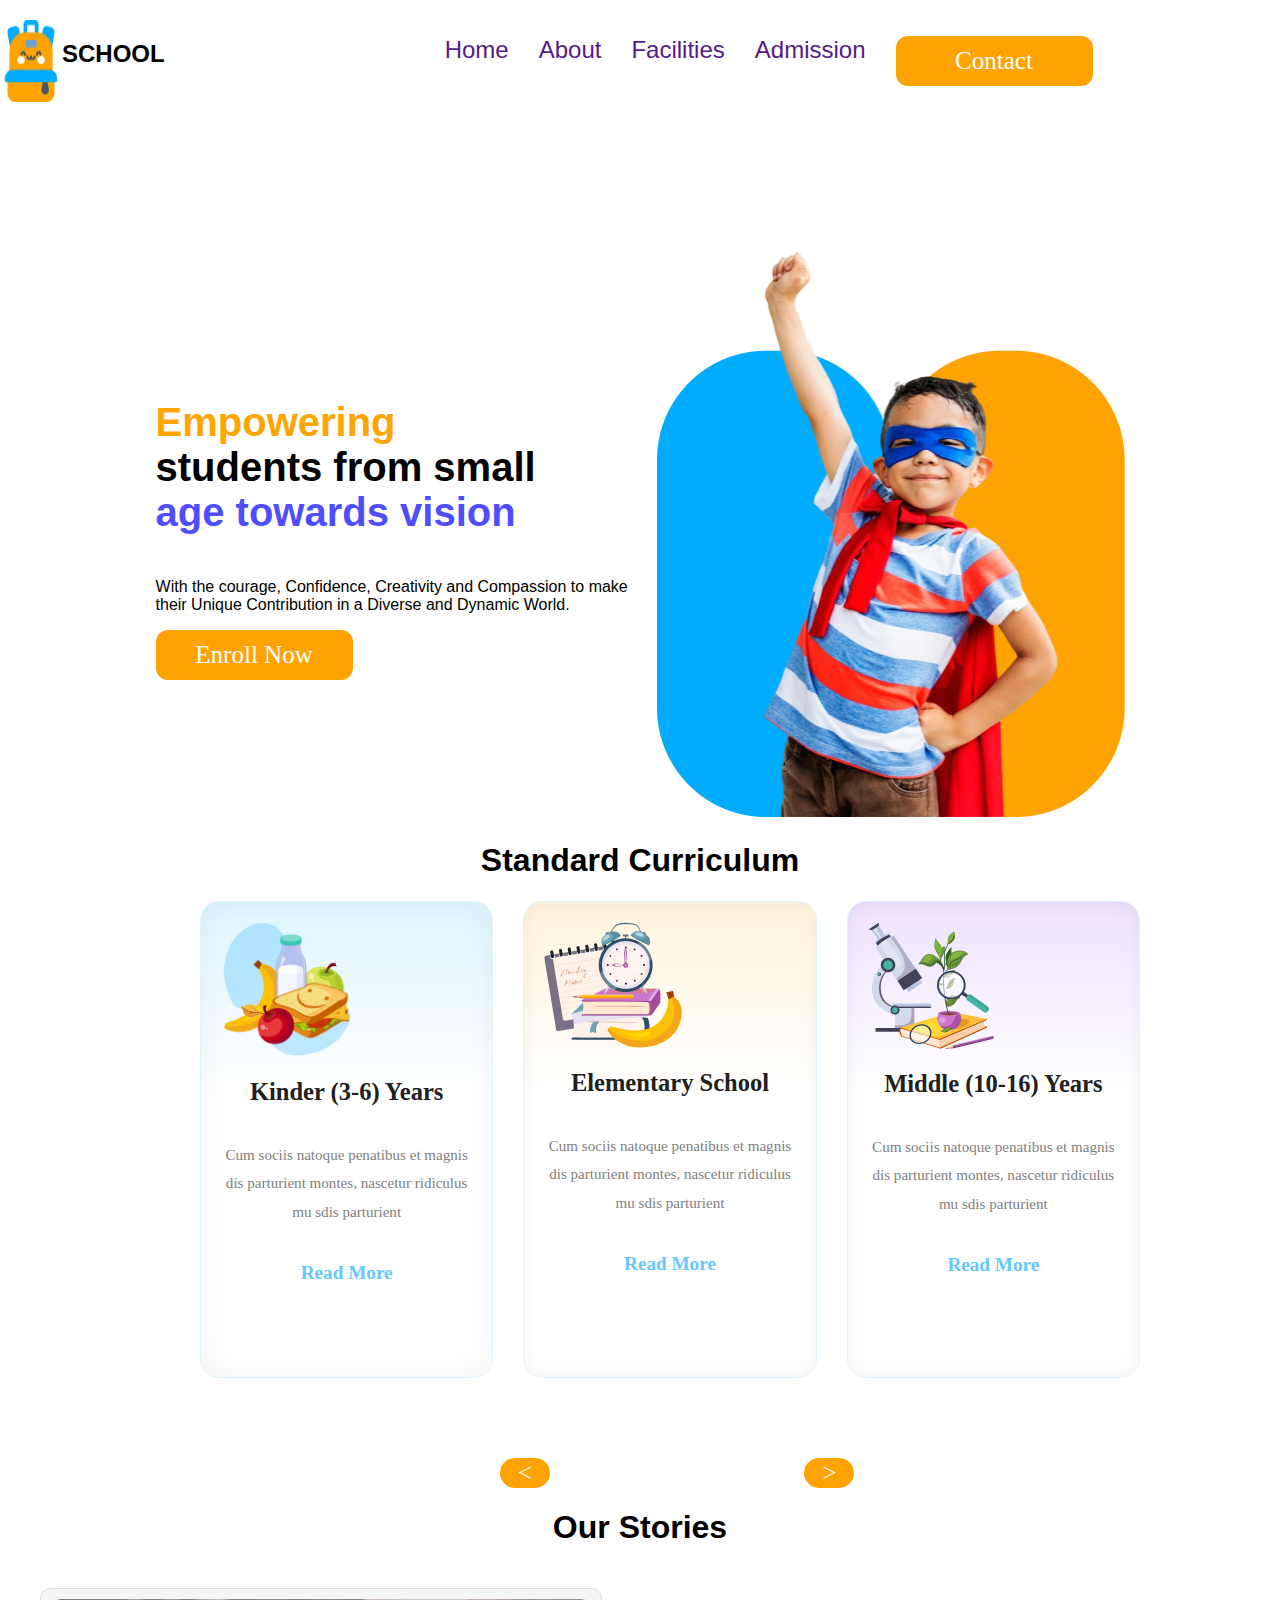
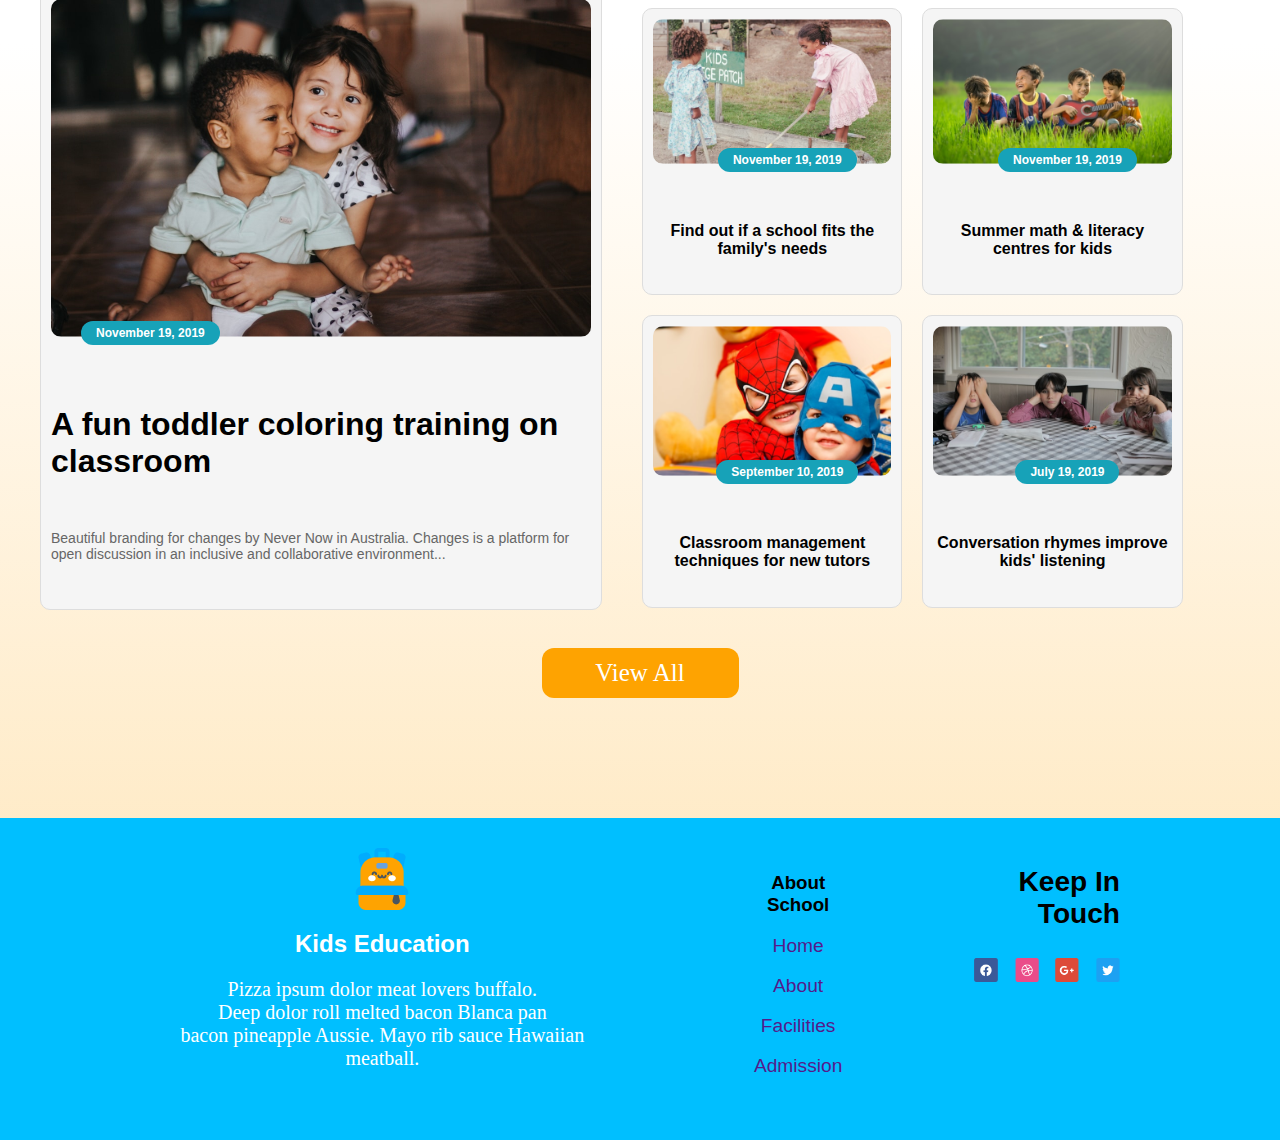
<file: index.html>
<!DOCTYPE html>
<html lang="en">

<head>
    <meta charset="UTF-8">
    <meta name="viewport" content="width=device-width, initial-scale=1.0">
    <title>Assignment 2</title>
    <link rel="stylesheet" href="style.css">
</head>

<body class="body">
    <header class="header">
        <section class="section1">

            <nav class="nav display-flex">
                <div class="display-flex">
                    <img src="image/logo.png" alt="">
                    <h2>SCHOOL</h2>

                    <nav class="navbar">

                        <div class="menu-icon" onclick="toggleMenu()">
                            <div></div>
                            <div></div>
                            <div></div>
                        </div>
                        <ul class="dropdown-menu" id="dropdownMenu">
                            <li>Home</li>
                            <li>About</li>
                            <li>Services</li>
                            <li>Contact</li>
                        </ul>
                    </nav>
                    <ul class="nav-link display-flex">
                        <li class="nav-item"><a href="">Home</a></li>
                        <li class="nav-item"><a href="">About</a></li>
                        <li class="nav-item"><a href="">Facilities</a></li>
                        <li class="nav-item"><a href="">Admission</a></li>
                        <li class="nav-item"><a href=""><button class="button">Contact</button></a></li>

                    </ul>
            </nav>

        </section>

    </header>

    <main>

        <div class="hero">
            <div class="hero-paragraph">
                <h1><span id="span1">Empowering</span> <br>
                    <span>students from small</span> <br>
                    <span id="span2">age towards vision</span>
                </h1>
                <p>With the courage, Confidence, Creativity and Compassion to make <br>
                    their Unique Contribution in a Diverse and Dynamic World.</p>

                <a href=""><button>Enroll Now</button></a>
            </div>


            <div class="hero-image">
                <img src="image/hero-kids.png" alt="" height="575px" width="468.61px">
            </div>

        </div>
    </main>




    <h1 class="hero2-title">Standard Curriculum</h1>
    <div class="hero2">
        <div class="Curriculum1">
            <img src="image/kinder.png" alt="" height="135px" width="132px">
            <h1>Kinder (3-6) Years</h1>
            <p>Cum sociis natoque penatibus et magnis
                dis parturient montes, nascetur ridiculus
                mu sdis parturient</p>
            <a href="">Read More </a>
        </div>
        <div class="Curriculum2">
            <img src="image/elementary.png" alt="">

            <h1>Elementary School</h1>
            <p>Cum sociis natoque penatibus et magnis
                dis parturient montes, nascetur ridiculus
                mu sdis parturient</p>
            <a href="">Read More </a>
        </div>
        <div class="Curriculum3">
            <img src="image/middle.png" alt="">
            <h1>Middle (10-16) Years</h1>
            <p>Cum sociis natoque penatibus et magnis
                dis parturient montes, nascetur ridiculus
                mu sdis parturient</p>
            <a href=""> Read More </a>
        </div>

    </div>


    <div class="arrow">
        <button class="arrow"> <</button>
                <button class="arrow">></button>
    </div>

    <div class="hero3-title">
        <h1>Our Stories</h1>

    </div>


    <div class="container">

        <div class="left-column">
            <img src="image/story-1.png" alt="Card 3">
            <div class="date-pill">November 19, 2019</div>
            <h1>A fun toddler coloring training on classroom</h1>
            <p>Beautiful branding for changes by Never Now in Australia. Changes is a platform for open discussion in an
                inclusive and collaborative environment...</p>
        </div>

         
        <div class="right-column">
            <div class="card">
                <img src="image/story-2.png" alt="Card 3">
                <div class="date-pill">November 19, 2019</div>
                <h3>Find out if a school fits the family's needs</h3>
            </div>
            <div class="card">
                <img src="image/story-3.png" alt="Card 3">
                <div class="date-pill">November 19, 2019</div>
                <h3>Summer math & literacy centres for kids</h3>
            </div>
            <div class="card">
                <img src="image/story-4.png" alt="Card 3">
                <div class="date-pill">September 10, 2019</div>
                <h3>Classroom management techniques for new tutors</h3>
            </div>
            <div class="card">
                <img src="image/story-5.png" alt="Card 3">
                <div class="date-pill">July 19, 2019</div>
                <h3>Conversation rhymes improve kids' listening</h3>
            </div>
        </div>

    </div>
    <div id="last-btn"> <button id="btn">View All</button></div>

    <footer>
        <div class="foot-container">
            <nav>
                <img src="image/logo.png" alt="">
                <h1> Kids Education</h1>
                <p>
                    Pizza ipsum dolor meat lovers buffalo. <br>
                    Deep dolor roll melted bacon Blanca pan <br>
                    bacon pineapple Aussie. Mayo rib sauce Hawaiian meatball.
                </p>

            </nav>


            <ul>
                <h3>About School</h3>
                <li><a href="">Home</a></li><br>
                <li><a href="">About</a></li><br>
                <li><a href="">Facilities</a></li><br>
                <li><a href="">Admission</a></li>
            </ul>
            <div class="social-icons">
                <h3>Keep In Touch</h3>
                <a href=""><img src="image/fb.png" alt="Facebook"></a>
                <a href=""><img src="image/dribble.png" alt="Dibble"></a>
                <a href=""><img src="image/google+.png" alt="Twitter"></a>
                <a href=""><img src="image/twitter.png" alt="Google Plus"></a>
            </div>
        </div>

    </footer>
</body>

</html>
</file>
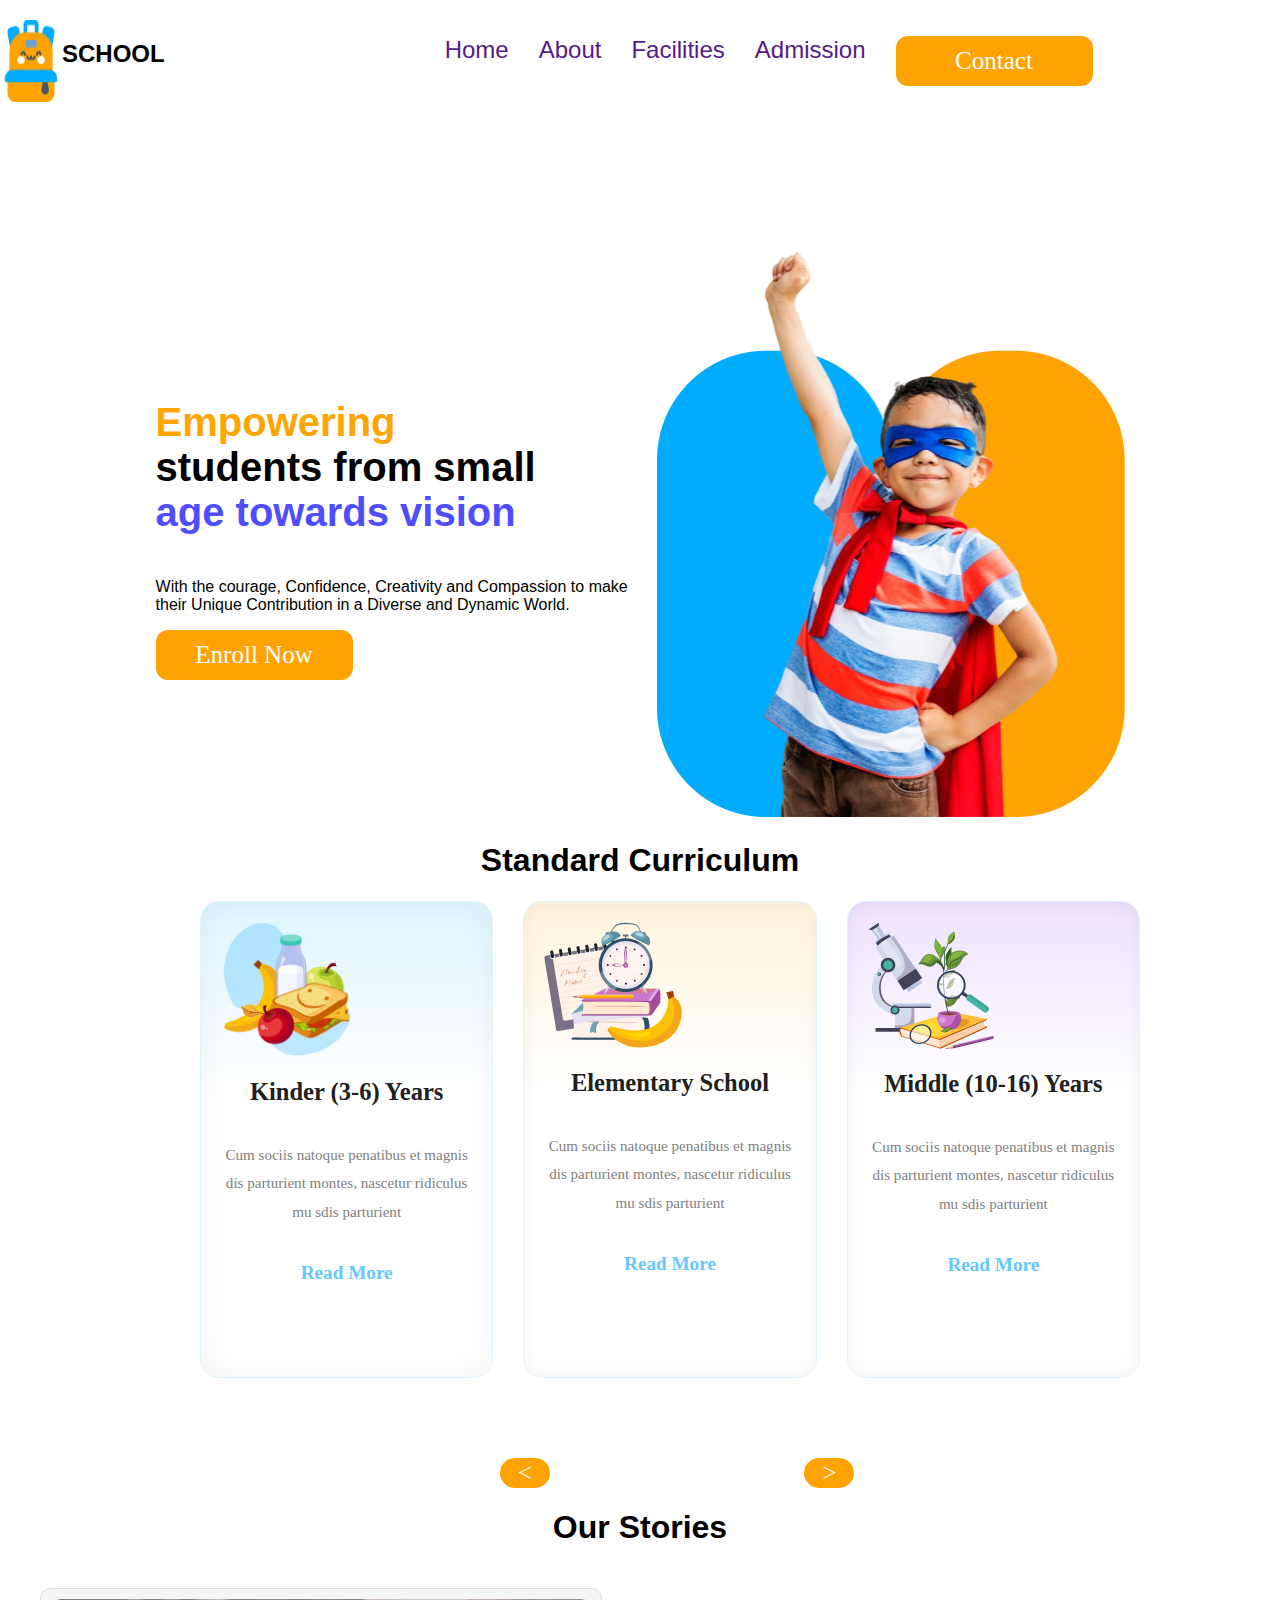
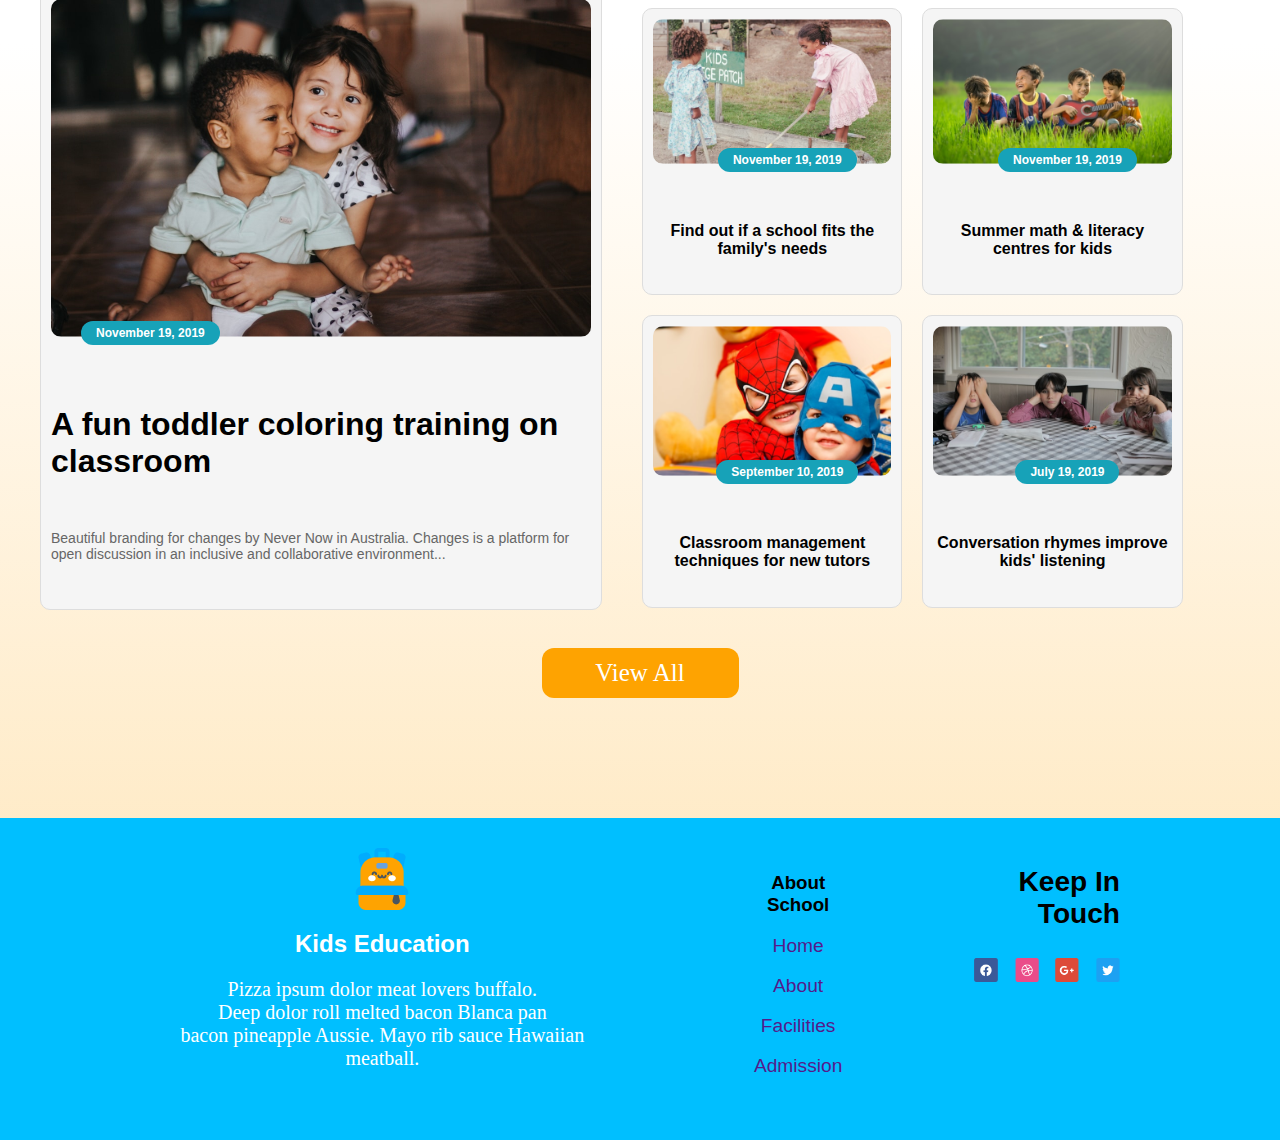
<file: test.html>
<!DOCTYPE html>
<html lang="en">

<head>
    <meta charset="UTF-8">
    <meta name="viewport" content="width=device-width, initial-scale=1.0">
    <title>Assignment 2</title>
 <style>
     .body{
    background-image: url("image/bg.png");
    background: url(image),linear-gradient(0.00deg, rgba(254, 163, 1, 0.3),rgba(255, 255, 255, 0.3) 40%);
 }
 .nav{
    display: flex;
    justify-content: space-between; 
    align-items: center;
    gap: 10;
    padding: 20px 0px 20px 0px;

 }
 .nav a{
    text-decoration: none;
 }
 
 .display-flex {
    display: flex;
} 
  .nav-item{
    list-style: none;
    margin-right: 30px;
    font-size: x-large;
   
} 
.nav_link{
    justify-content: space-around;
 
} 
 
.navbar {
      display: flex;
      justify-content: space-between;
      align-items: center;
      padding: 10px 20px;
      margin-left: 200px;
      color: rgb(255, 255, 255);
      
    }

    .nav-title {
      font-size: 20px;
    }

    .menu-icon {
      display: none; /* Hidden by default */
      flex-direction: column;
      justify-content: space-between;
      width: 30px;
      height: 20px;
      cursor: pointer;
    }

    .menu-icon div {
      width: 100%;
      height: 4px;
      background-color: rgb(0, 0, 0);
      border-radius: 2px;
    }
 
 
.dropdown-menu {
      display: none; 
      position: absolute;
      top: 60px;
      right: 20px;
      background-color: #333;
      list-style: none;
      padding: 10px 0;
      margin: 0;
      border-radius: 5px;
      box-shadow: 0px 4px 6px rgba(0, 0, 0, 0.2);
    }

    .dropdown-menu li {
      padding: 10px 20px;
      cursor: pointer;
    }

    .dropdown-menu li:hover {
      background-color: #444;
    }



button{
    border-radius: 12px;
    background: rgb(254, 163, 1);
    width: 197px;
    height: 50px;
    color: rgb(255, 255, 255);
    font-family: Quicksand;
    font-size: 25px;
    font-weight: 300;
    text-align: center;
    border: none;
  
}

 
 

.hero{
   
    display: flex;
    justify-content: space-around;
    margin-left: 141px;
    margin-top: 120px;
    margin-right: 140px;
}
.hero-paragraph{
display: flex;
flex-direction: column;
justify-content: center;
margin-top: 122px;
margin-bottom: 132px;
margin-left: ;
}
#span1{
 color: orange;
}
#span2{
    color: rgb(78, 78, 255);
}
.hero-paragraph h1{
    font-size: 40px;
}




#Standard{
     justify-content: center;
     align-items: center;
}



.hero2-title {
    display: flex;
    justify-content: center;
}
.hero2{
    display: flex;
    gap: 30px;
    margin-left: 200px;
    margin-right: 140px;
 
}
 
.hero2 .Curriculum1{
    border: 1px solid gray;
    box-sizing: border-box;
    padding: 20px;
    width: 400px;
    height: 476.78px;
    border: 0.94px solid rgb(222, 245, 255);
    border-radius: 18.86px;
    box-shadow: inset 0px 0px 28.3px 0.94px rgba(0, 0, 0, 0.05);
    background: linear-gradient(180.00deg, rgb(222, 245, 255),rgba(255, 255, 255, 0) 40%),rgb(255, 255, 255);
}

.hero2 .Curriculum2{
    border: 1px solid gray;
    box-sizing: border-box;
    padding: 20px;
    width: 400px;
    height: 476.78px;
    border: 0.94px solid rgb(222, 245, 255);
    border-radius: 18.86px;
    box-shadow: inset 0px 0px 19.16px 0.64px rgba(0, 0, 0, 0.05);
background: linear-gradient(180.00deg, rgb(255, 244, 220),rgba(255, 255, 255, 0) 40%),rgb(255, 255, 255);
}
.hero2 .Curriculum3{
    border: 1px solid gray;
    box-sizing: border-box;
    padding: 20px;
    width: 400px;
    height: 476.78px;
    border: 0.94px solid rgb(222, 245, 255);
    border-radius: 18.86px;
    box-shadow: inset 0px 0px 19.16px 0.64px rgba(0, 0, 0, 0.05);
    background: linear-gradient(180.00deg, rgb(238, 225, 255),rgba(255, 255, 255, 0) 40%),rgb(255, 255, 255);
}

 
 
.hero2 a{
    display: flex;
    justify-content: center;
    color: rgb(100, 200, 255);
    font-family: Quicksand;
    font-size: 15.09px;
    font-weight: 700;
    line-height: 28.3px;
    letter-spacing: 0%;
    text-align: center;
    font-size: larger;
    text-decoration: none;
}
.hero2 h1{
    color: rgb(32, 32, 32);
    font-family: Quicksand;
    font-size: 24.52px;
    font-weight: 700;
    line-height: 30.65px;
    letter-spacing: 0%;
    text-align: center;
}
.hero2 p{
    display: flex;
    justify-content: center;
    margin-top: 33px;
    margin-bottom: 33px;
    color: rgb(128, 128, 128);
    font-family: Raleway;
    font-size: 15.09px;
    font-weight: 500;
    line-height: 28.3px;
    text-align: center;
}

.arrow{
    margin-top: 80px;
   border-radius: 30px;  
   height: 30px;
    width: 50px;   
     display: inline;
    text-align: center;
   margin-left: 250px;
   
}
    
.hero3-title{
    display: flex;
    justify-content: center;
   }


   body {
    font-family: Arial, sans-serif;
    margin: 0;
    padding: 0;
    background-image: url("image/bg.png");
}

.container {
    max-width: 1200px;
    margin: 0 auto;  
    padding: 20px;
    display: grid;
    grid-template-columns: repeat(2 1fr);  
    display: flex;
    gap: 20px;

}

.left-column, .right-column {
    border-radius: 10px;  
    padding: 20px;
    width: 540.27px;
    height: 600px;
    
}

.left-column img, .right-column img {
    width: 100%;
    height: auto;
    border-radius: 10px;
    margin-bottom: 10px;      
}

.date-pill {
    display: inline-block;
    background-color: #17a2b8;  
    color: white;
    padding: 5px 15px;  
    border-radius: 20px;  
    font-size: 12px;
    font-weight: bold;
    margin-bottom: 10px;
    margin-left: 30px;
    position: relative;
    top: -30px;
}
 
.left-column h2 {
    font-size: 20px;
    margin-top: 60px;
}

.left-column p {
    font-size: 14px;
    color: #666;
    margin-top: 50px;
}

.right-column {
    display: grid;
    grid-template-columns: repeat(2, 1fr);  
    gap: 20px;

}

.left-column {

    border-radius: 10px;
    gap: 20px;
    overflow: hidden;
    padding: 10px;  
    padding: 10px;
    
    border: 1px solid #ddd;  
    border-radius: 10px;
    background-color: whitesmoke;
}

.right-column .card {
   
     border-radius: 10px;
    gap: 20px;
    overflow: hidden;
    padding: 10px;  
    padding: 10px;
    text-align: center;
    border: 1px solid #ddd;  
    border-radius: 10px;
    background-color: whitesmoke;

}

.right-column .card img {
    width: 100%;
    height: auto;
    border-radius: 10px;
    margin-bottom: 10px;
}

.right-column .card h3 {
    font-size: 16px;
    margin-top: 10px;
    text-align: center;
}
 
#last-btn, #btn{
  
    text-align: center;  
    margin-bottom: 60px;
}
 
.foot-container {
    max-width: 960px;
    margin: 0 auto;
    padding: 20px;
    display: flex;
   
    justify-content:  space-around;
    gap: 100px;
    
}
.foot-container a{
    text-decoration: none;
    font-size: larger;
}

 footer{
    background-color: #00BFFF;  
    text-align: center;
}

 footer h1{
    color: #ffffff;  
    font-size: 24px;
    font-weight: 700;
}

 footer p{
    font-size: 20px;
    font-weight: 400;
    color: rgb(255, 255, 255);
    font-family: Quicksand;
}


footer nav {
    background-color: #00BFFF;  
    padding: 10px;
    margin-bottom: 20px;
}

footer nav ul {
    list-style: none;
    margin: 0;
    padding: 0;
    
}

footer nav ul li {
    display: inline-block;
    margin-right: 20px;
 
    
}
footer li{
    text-decoration: none;
    list-style: none;
   
  
}
footer nav a {
    color: #ffffff;  
    text-decoration: none;
   
}

.social-icons {
    text-align: right;
    font-size: x-large;
}

.social-icons a {
    display: inline-block;
    margin-left: 10px;
    font-size: x-large;
}

.social-icons img {
    width: 24px;
    height: 24px;
}

 


 
@media (max-width: 600px) {


    .arrow{
        display: none;
  
   
}
    


    
    .menu-icon {
        display: flex;  
      }
     
      .nav-links {
      display: flex;
      gap: 20px;
    }
    .nav-links {
        display: none;  
      }
 
.nav-link a{
    display: none;
}
.navbar {
    color: aliceblue;
}
  .hero {
        flex-direction: column;
        margin: 20px;
        align-items: center;
    }

    .hero-paragraph {
        margin: 0;
        text-align: center;
    }

    .hero-image img {
        width: 100%;
        height: auto;
    }

    .hero2 {
        flex-direction: column;
        margin: 20px;
    }

    .hero2 div {
        width: 100%;
        margin-bottom: 20px;
    }

    .container {
        flex-direction: column;
        gap: 20px;
    }

    .left-column,
    .right-column {
        width: 100%;
        height: 100%;
    }
    .left-column {
        grid-template-columns: 1fr;  
    }
    .foot-container {
        flex-direction: column;
        align-items: center;
        gap: 20px;
    }

    footer {
        text-align: center;
    }

 
    }

 
 
 </style>
</head>

<body class="body">
    <header class="header">
        <section class="section1">
 
            <nav class="nav display-flex">
                <div class="display-flex">
                    <img src="image/logo.png" alt="">
                    <h2>SCHOOL</h2>

                     <!-- Navigation bar -->
  <nav class="navbar">
     
    <div class="menu-icon" onclick="toggleMenu()">
      <div></div>
      <div></div>
      <div></div>
    </div>
    <!-- Dropdown menu -->
    <ul class="dropdown-menu" id="dropdownMenu">
      <li>Home</li>
      <li>About</li>
      <li>Services</li>
      <li>Contact</li>
    </ul>
  </nav>

  
 
                <ul class="nav-link display-flex">
                       <li class="nav-item"><a href="">Home</a></li>
                     <li class="nav-item"><a href="">About</a></li>
                     <li class="nav-item"><a href="">Facilities</a></li>
                     <li class="nav-item"><a href="">Admission</a></li>
                     <li class="nav-item"><a href=""><button class="button">Contact</button></a></li>  
                    
                </ul>  
            </nav>

        </section>

    </header>

    <main>

        <div class="hero">
            <div class="hero-paragraph">
                <h1><span id="span1">Empowering</span> <br>
                    <span>students from small</span> <br>
                    <span id="span2">age towards vision</span>
                </h1>
                <p>With the courage, Confidence, Creativity and Compassion to make <br>
                    their Unique Contribution in a Diverse and Dynamic World.</p>

                <a href=""><button>Enroll Now</button></a>
            </div>


            <div class="hero-image">
                <img src="image/hero-kids.png" alt="" height="575px" width="468.61px">
            </div>

        </div>
    </main>




    <h1 class="hero2-title">Standard Curriculum</h1>
    <div class="hero2">
        <div class="Curriculum1">
            <img src="image/kinder.png" alt="" height="135px" width="132px">
            <h1>Kinder (3-6) Years</h1>
            <p>Cum sociis natoque penatibus et magnis
                dis parturient montes, nascetur ridiculus
                mu sdis parturient</p>
            <a href="">Read More </a>
        </div>
        <div class="Curriculum2">
            <img src="image/elementary.png" alt="">

            <h1>Elementary School</h1>
            <p>Cum sociis natoque penatibus et magnis
                dis parturient montes, nascetur ridiculus
                mu sdis parturient</p>
            <a href="">Read More </a>
        </div>
        <div class="Curriculum3">
            <img src="image/middle.png" alt="">
            <h1>Middle (10-16) Years</h1>
            <p>Cum sociis natoque penatibus et magnis
                dis parturient montes, nascetur ridiculus
                mu sdis parturient</p>
            <a href=""> Read More </a>
        </div>

    </div>


    <div class="arrow">
        <button class="arrow"><</button>
        <button class="arrow">></button>
    </div>

    <div class="hero3-title">
        <h1>Our Stories</h1>

    </div>


    <div class="container">
        
        <div class="left-column">
            <img src="image/story-1.png" alt="Card 3">
            <div class="date-pill">November 19, 2019</div>
            <h1>A fun toddler coloring training on classroom</h1>
            <p>Beautiful branding for changes by Never Now in Australia. Changes is a platform for open discussion in an inclusive and collaborative environment...</p>
        </div>

        <!-- Right Column (4-Grid) -->
        <div class="right-column">
            <div class="card">
                <img src="image/story-2.png" alt="Card 3">
                <div class="date-pill">November 19, 2019</div>
                <h3>Find out if a school fits the family's needs</h3>
            </div>
            <div class="card">
                <img src="image/story-3.png" alt="Card 3">
                <div class="date-pill">November 19, 2019</div>
                <h3>Summer math & literacy centres for kids</h3>
            </div>
            <div class="card">
                <img src="image/story-4.png" alt="Card 3">
                <div class="date-pill">September 10, 2019</div>
                <h3>Classroom management techniques for new tutors</h3>
            </div>
            <div class="card">
                <img src="image/story-5.png" alt="Card 3">
                <div class="date-pill">July 19, 2019</div>
                <h3>Conversation rhymes improve kids' listening</h3>
            </div>
        </div>

    </div>
 <div id="last-btn"> <button id="btn">View All</button></div>
  
    <footer>
        <div class="foot-container">
            <nav>
                <img src="image/logo.png" alt="">
                <h1> Kids Education</h1>
                <p>
                    Pizza ipsum dolor meat lovers buffalo. <br>
                    Deep dolor roll melted bacon Blanca pan <br>
                     bacon pineapple Aussie. Mayo rib sauce Hawaiian meatball.
                </p>
        
            </nav>
     
            
            <ul>
                <h3>About School</h3>
                <li><a href="">Home</a></li><br>
                <li><a href="">About</a></li><br>
                <li><a href="">Facilities</a></li><br>
                <li><a href="">Admission</a></li>
            </ul>
            <div class="social-icons">
                <h3>Keep In Touch</h3>
                <a href=""><img src="image/fb.png" alt="Facebook"></a> 
                <a href=""><img src="image/dribble.png" alt="Dibble"></a> 
                <a href=""><img src="image/google+.png" alt="Twitter"></a> 
                <a href=""><img src="image/twitter.png" alt="Google Plus"></a>
            </div>
        </div>
    
    </footer>





</body>

</html>
</file>
<file: style.css>
.body{
    background-image: url("image/bg.png");
    background: url(image),linear-gradient(0.00deg, rgba(254, 163, 1, 0.3),rgba(255, 255, 255, 0.3) 40%);
 }
 .nav{
    display: flex;
    justify-content: space-between; 
    align-items: center;
    gap: 10;
    padding: 20px 0px 20px 0px;

 }
 .nav a{
    text-decoration: none;
 }
 
 .display-flex {
    display: flex;
} 
  .nav-item{
    list-style: none;
    margin-right: 30px;
    font-size: x-large;
   
} 
.nav_link{
    justify-content: space-around;
 
} 
 
.navbar {
      display: flex;
      justify-content: space-between;
      align-items: center;
      padding: 10px 20px;
      margin-left: 200px;
      color: rgb(255, 255, 255);
      
    }

    .nav-title {
      font-size: 20px;
    }

    .menu-icon {
      display: none; /* Hidden by default */
      flex-direction: column;
      justify-content: space-between;
      width: 30px;
      height: 20px;
      cursor: pointer;
    }

    .menu-icon div {
      width: 100%;
      height: 4px;
      background-color: rgb(0, 0, 0);
      border-radius: 2px;
    }
 
 
.dropdown-menu {
      display: none; 
      position: absolute;
      top: 60px;
      right: 20px;
      background-color: #333;
      list-style: none;
      padding: 10px 0;
      margin: 0;
      border-radius: 5px;
      box-shadow: 0px 4px 6px rgba(0, 0, 0, 0.2);
    }

    .dropdown-menu li {
      padding: 10px 20px;
      cursor: pointer;
    }

    .dropdown-menu li:hover {
      background-color: #444;
    }



button{
    border-radius: 12px;
    background: rgb(254, 163, 1);
    width: 197px;
    height: 50px;
    color: rgb(255, 255, 255);
    font-family: Quicksand;
    font-size: 25px;
    font-weight: 300;
    text-align: center;
    border: none;
  
}

 
 

.hero{
   
    display: flex;
    justify-content: space-around;
    margin-left: 141px;
    margin-top: 120px;
    margin-right: 140px;
}
.hero-paragraph{
display: flex;
flex-direction: column;
justify-content: center;
margin-top: 122px;
margin-bottom: 132px;
margin-left: ;
}
#span1{
 color: orange;
}
#span2{
    color: rgb(78, 78, 255);
}
.hero-paragraph h1{
    font-size: 40px;
}




#Standard{
     justify-content: center;
     align-items: center;
}



.hero2-title {
    display: flex;
    justify-content: center;
}
.hero2{
    display: flex;
    gap: 30px;
    margin-left: 200px;
    margin-right: 140px;
 
}
 
.hero2 .Curriculum1{
    border: 1px solid gray;
    box-sizing: border-box;
    padding: 20px;
    width: 400px;
    height: 476.78px;
    border: 0.94px solid rgb(222, 245, 255);
    border-radius: 18.86px;
    box-shadow: inset 0px 0px 28.3px 0.94px rgba(0, 0, 0, 0.05);
    background: linear-gradient(180.00deg, rgb(222, 245, 255),rgba(255, 255, 255, 0) 40%),rgb(255, 255, 255);
}

.hero2 .Curriculum2{
    border: 1px solid gray;
    box-sizing: border-box;
    padding: 20px;
    width: 400px;
    height: 476.78px;
    border: 0.94px solid rgb(222, 245, 255);
    border-radius: 18.86px;
    box-shadow: inset 0px 0px 19.16px 0.64px rgba(0, 0, 0, 0.05);
background: linear-gradient(180.00deg, rgb(255, 244, 220),rgba(255, 255, 255, 0) 40%),rgb(255, 255, 255);
}
.hero2 .Curriculum3{
    border: 1px solid gray;
    box-sizing: border-box;
    padding: 20px;
    width: 400px;
    height: 476.78px;
    border: 0.94px solid rgb(222, 245, 255);
    border-radius: 18.86px;
    box-shadow: inset 0px 0px 19.16px 0.64px rgba(0, 0, 0, 0.05);
    background: linear-gradient(180.00deg, rgb(238, 225, 255),rgba(255, 255, 255, 0) 40%),rgb(255, 255, 255);
}

 
 
.hero2 a{
    display: flex;
    justify-content: center;
    color: rgb(100, 200, 255);
    font-family: Quicksand;
    font-size: 15.09px;
    font-weight: 700;
    line-height: 28.3px;
    letter-spacing: 0%;
    text-align: center;
    font-size: larger;
    text-decoration: none;
}
.hero2 h1{
    color: rgb(32, 32, 32);
    font-family: Quicksand;
    font-size: 24.52px;
    font-weight: 700;
    line-height: 30.65px;
    letter-spacing: 0%;
    text-align: center;
}
.hero2 p{
    display: flex;
    justify-content: center;
    margin-top: 33px;
    margin-bottom: 33px;
    color: rgb(128, 128, 128);
    font-family: Raleway;
    font-size: 15.09px;
    font-weight: 500;
    line-height: 28.3px;
    text-align: center;
}

.arrow{
    margin-top: 80px;
   border-radius: 30px;  
   height: 30px;
    width: 50px;   
     display: inline;
    text-align: center;
   margin-left: 250px;
   
}
    
.hero3-title{
    display: flex;
    justify-content: center;
   }


   body {
    font-family: Arial, sans-serif;
    margin: 0;
    padding: 0;
    background-image: url("image/bg.png");
}

.container {
    max-width: 1200px;
    margin: 0 auto;  
    padding: 20px;
    display: grid;
    grid-template-columns: repeat(2 1fr);  
    display: flex;
    gap: 20px;

}

.left-column, .right-column {
    border-radius: 10px;  
    padding: 20px;
    width: 540.27px;
    height: 600px;
    
}

.left-column img, .right-column img {
    width: 100%;
    height: auto;
    border-radius: 10px;
    margin-bottom: 10px;      
}

.date-pill {
    display: inline-block;
    background-color: #17a2b8;  
    color: white;
    padding: 5px 15px;  
    border-radius: 20px;  
    font-size: 12px;
    font-weight: bold;
    margin-bottom: 10px;
    margin-left: 30px;
    position: relative;
    top: -30px;
}
 
.left-column h2 {
    font-size: 20px;
    margin-top: 60px;
}

.left-column p {
    font-size: 14px;
    color: #666;
    margin-top: 50px;
}

.right-column {
    display: grid;
    grid-template-columns: repeat(2, 1fr);  
    gap: 20px;

}

.left-column {

    border-radius: 10px;
    gap: 20px;
    overflow: hidden;
    padding: 10px;  
    padding: 10px;
    
    border: 1px solid #ddd;  
    border-radius: 10px;
    background-color: whitesmoke;
}

.right-column .card {
   
     border-radius: 10px;
    gap: 20px;
    overflow: hidden;
    padding: 10px;  
    padding: 10px;
    text-align: center;
    border: 1px solid #ddd;  
    border-radius: 10px;
    background-color: whitesmoke;

}

.right-column .card img {
    width: 100%;
    height: auto;
    border-radius: 10px;
    margin-bottom: 10px;
}

.right-column .card h3 {
    font-size: 16px;
    margin-top: 10px;
    text-align: center;
}
 
#last-btn, #btn{
  
    text-align: center;  
    margin-bottom: 60px;
}
 
.foot-container {
    max-width: 960px;
    margin: 0 auto;
    padding: 20px;
    display: flex;
   
    justify-content:  space-around;
    gap: 100px;
    
}
.foot-container a{
    text-decoration: none;
    font-size: larger;
}

 footer{
    background-color: #00BFFF;  
    text-align: center;
}

 footer h1{
    color: #ffffff;  
    font-size: 24px;
    font-weight: 700;
}

 footer p{
    font-size: 20px;
    font-weight: 400;
    color: rgb(255, 255, 255);
    font-family: Quicksand;
}


footer nav {
    background-color: #00BFFF;  
    padding: 10px;
    margin-bottom: 20px;
}

footer nav ul {
    list-style: none;
    margin: 0;
    padding: 0;
    
}

footer nav ul li {
    display: inline-block;
    margin-right: 20px;
 
    
}
footer li{
    text-decoration: none;
    list-style: none;
   
  
}
footer nav a {
    color: #ffffff;  
    text-decoration: none;
   
}

.social-icons {
    text-align: right;
    font-size: x-large;
}

.social-icons a {
    display: inline-block;
    margin-left: 10px;
    font-size: x-large;
}

.social-icons img {
    width: 24px;
    height: 24px;
}

 


 
@media (max-width: 600px) {


    .arrow{
        display: none;
  
   
}
    


    
    .menu-icon {
        display: flex;  
      }
     
      .nav-links {
      display: flex;
      gap: 20px;
    }
    .nav-links {
        display: none;  
      }
 
.nav-link a{
    display: none;
}
.navbar {
    color: aliceblue;
}
  .hero {
        flex-direction: column;
        margin: 20px;
        align-items: center;
    }

    .hero-paragraph {
        margin: 0;
        text-align: center;
    }

    .hero-image img {
        width: 100%;
        height: auto;
    }

    .hero2 {
        flex-direction: column;
        margin: 20px;
    }

    .hero2 div {
        width: 100%;
        margin-bottom: 20px;
    }

    .container {
        flex-direction: column;
        gap: 20px;
    }

    .left-column,
    .right-column {
        width: 100%;
        height: 100%;
    }
    .left-column {
        grid-template-columns: 1fr;  
    }
    .foot-container {
        flex-direction: column;
        align-items: center;
        gap: 20px;
    }

    footer {
        text-align: center;
    }

 
    }
</file>
